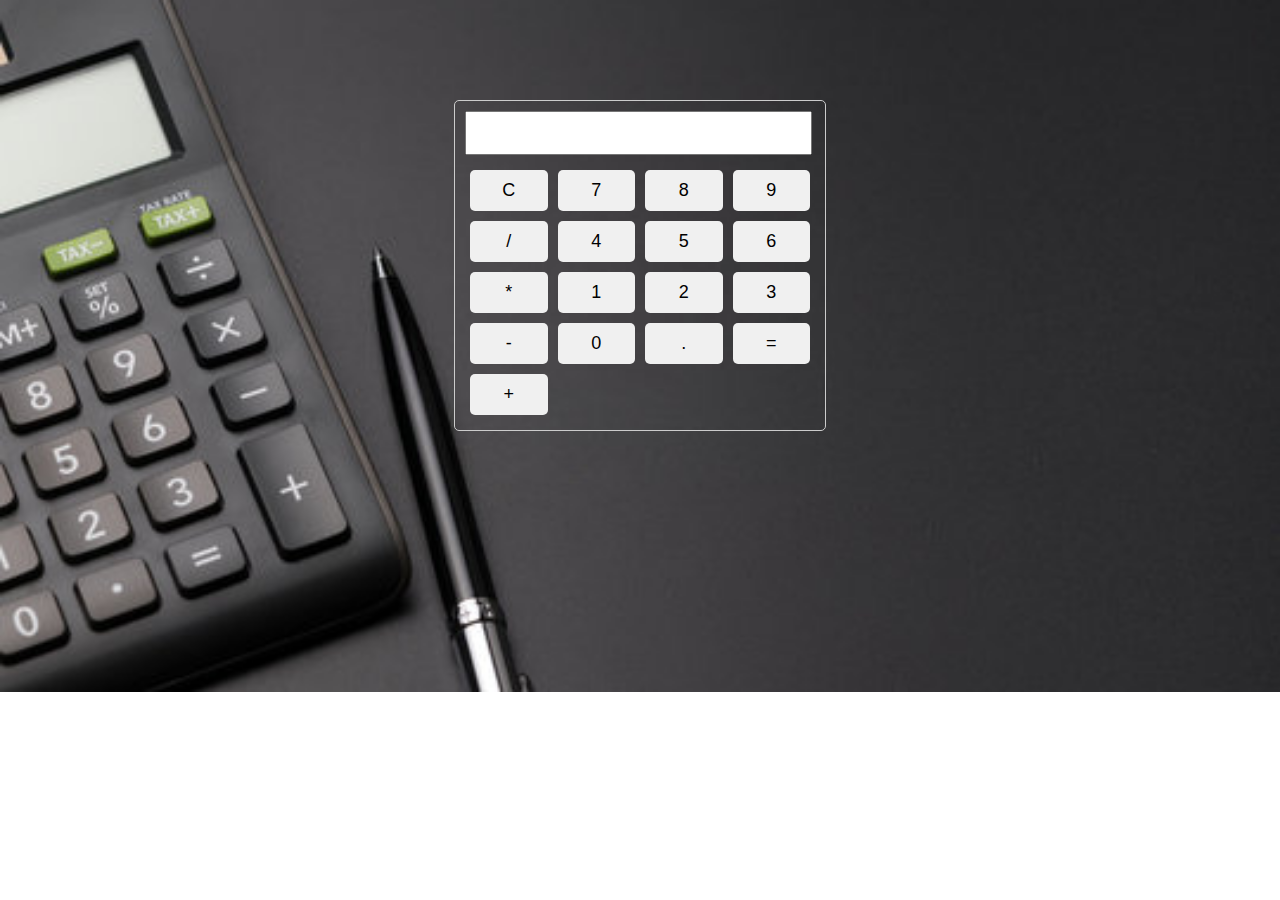
<file: Calculator/index.html>
<!DOCTYPE html>
<html lang="en">
<head>
  <meta charset="UTF-8">
  <meta name="viewport" content="width=device-width, initial-scale=1.0">
  <title>Calculator</title>
  <link rel="stylesheet" href="styles.css">
</head>
<body>
  <div class="calculator">
    <input type="text" id="display" class="display" readonly>
    <div class="buttons">
      <button onclick="clearDisplay()">C</button>
      <button onclick="appendNumber('7')">7</button>
      <button onclick="appendNumber('8')">8</button>
      <button onclick="appendNumber('9')">9</button>
      <button onclick="appendOperator('/')">/</button>
      <button onclick="appendNumber('4')">4</button>
      <button onclick="appendNumber('5')">5</button>
      <button onclick="appendNumber('6')">6</button>
      <button onclick="appendOperator('*')">*</button>
      <button onclick="appendNumber('1')">1</button>
      <button onclick="appendNumber('2')">2</button>
      <button onclick="appendNumber('3')">3</button>
      <button onclick="appendOperator('-')">-</button>
      <button onclick="appendNumber('0')">0</button>
      <button onclick="appendDecimal()">.</button>
      <button onclick="calculateResult()">=</button>
      <button onclick="appendOperator('+')">+</button>
    </div>
  </div>
  <script src="script.js"></script>
</body>
</html>
</file>
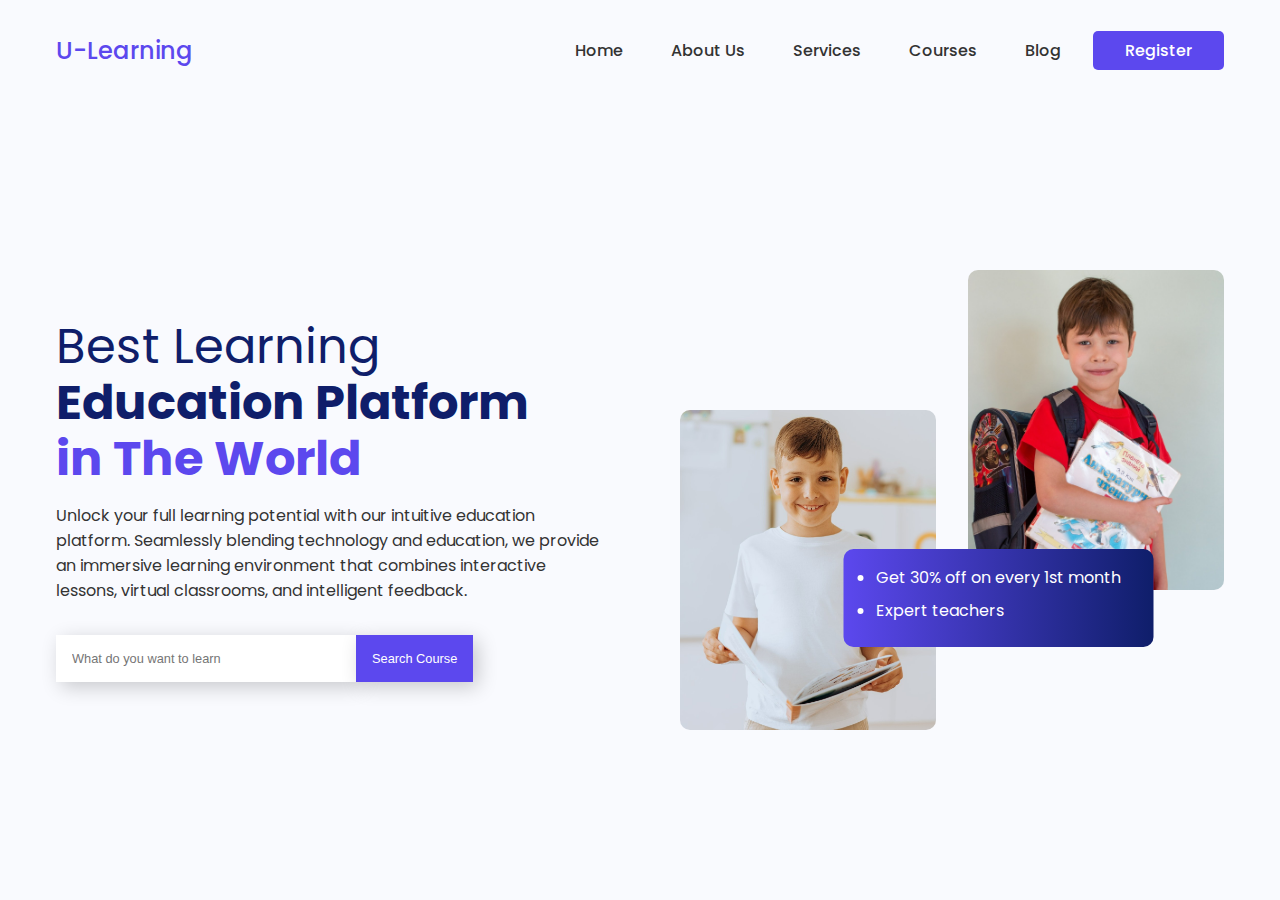
<file: LandingPage/index.html>
<!DOCTYPE html>
<html lang="en">
  <head>
    <meta charset="UTF-8" />
    <meta http-equiv="X-UA-Compatible" content="IE=edge" />
    <meta name="viewport" content="width=device-width, initial-scale=1.0" />
    <link rel="stylesheet" href="styles.css" />
    <title>Web Design Mastery | Learning Landing Page</title>
  </head>
  <body>
    <nav>
      <div class="nav__logo"><a href="#">U-Learning</a></div>
      <ul class="nav__links">
        <li class="link"><a href="#">Home</a></li>
        <li class="link"><a href="#">About Us</a></li>
        <li class="link"><a href="#">Services</a></li>
        <li class="link"><a href="#">Courses</a></li>
        <li class="link"><a href="#">Blog</a></li>
        <li class="link"><a href="#" class="nav__btn">Register</a></li>
      </ul>
    </nav>
    <section class="container">
      <div class="content__container">
        <h1>
          Best Learning<br />
          <span class="heading__1">Education Platform</span><br />
          <span class="heading__2">in The World</span>
        </h1>
        <p>
          Unlock your full learning potential with our intuitive education
          platform. Seamlessly blending technology and education, we provide an
          immersive learning environment that combines interactive lessons,
          virtual classrooms, and intelligent feedback.
        </p>
        <form>
          <input type="text" placeholder="What do you want to learn" />
          <button type="submit">Search Course</button>
        </form>
      </div>
      <div class="image__container">
        <img src="./assests/header-1.jpg" alt="header" />
        <img src="./assests/header-2.jpg" alt="header" />
        <div class="image__content">
          <ul>
            <li>Get 30% off on every 1st month</li>
            <li>Expert teachers</li>
          </ul>
        </div>
      </div>
    </section>
  </body>
</html>
</file>
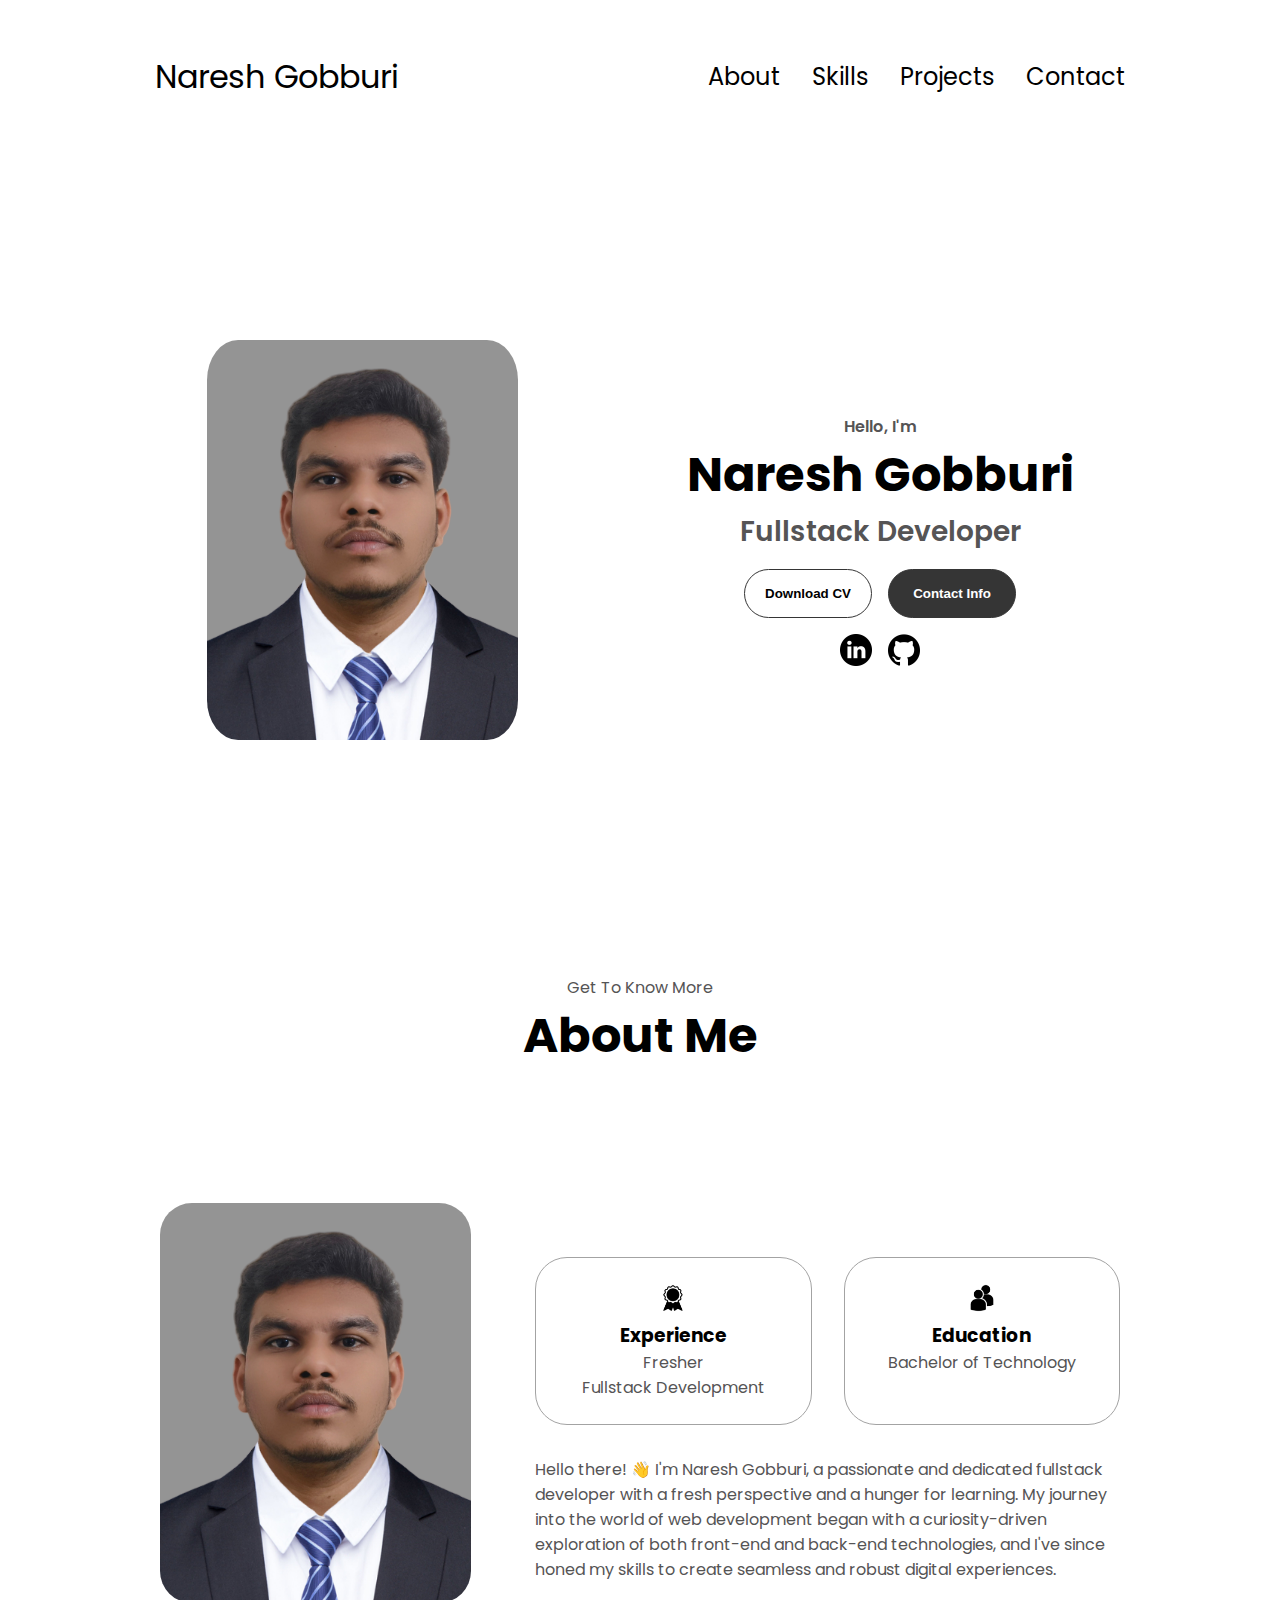
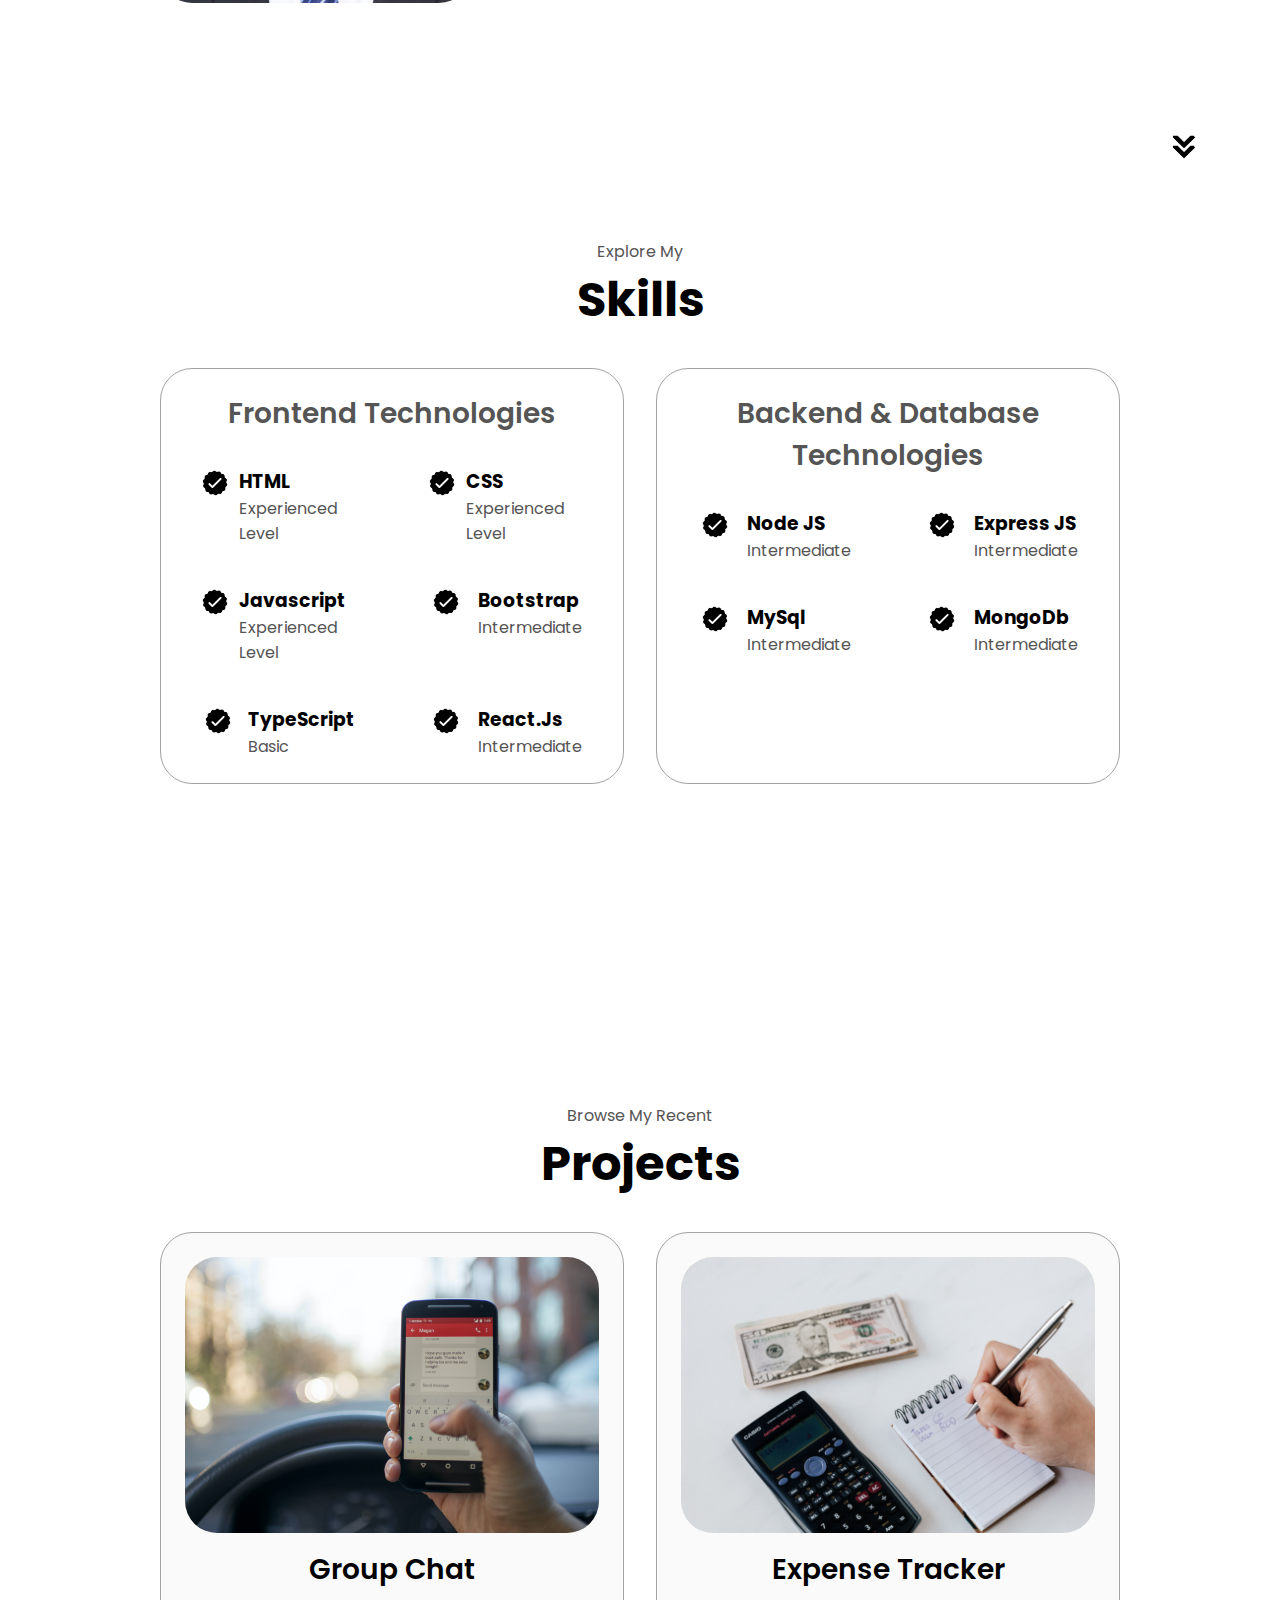
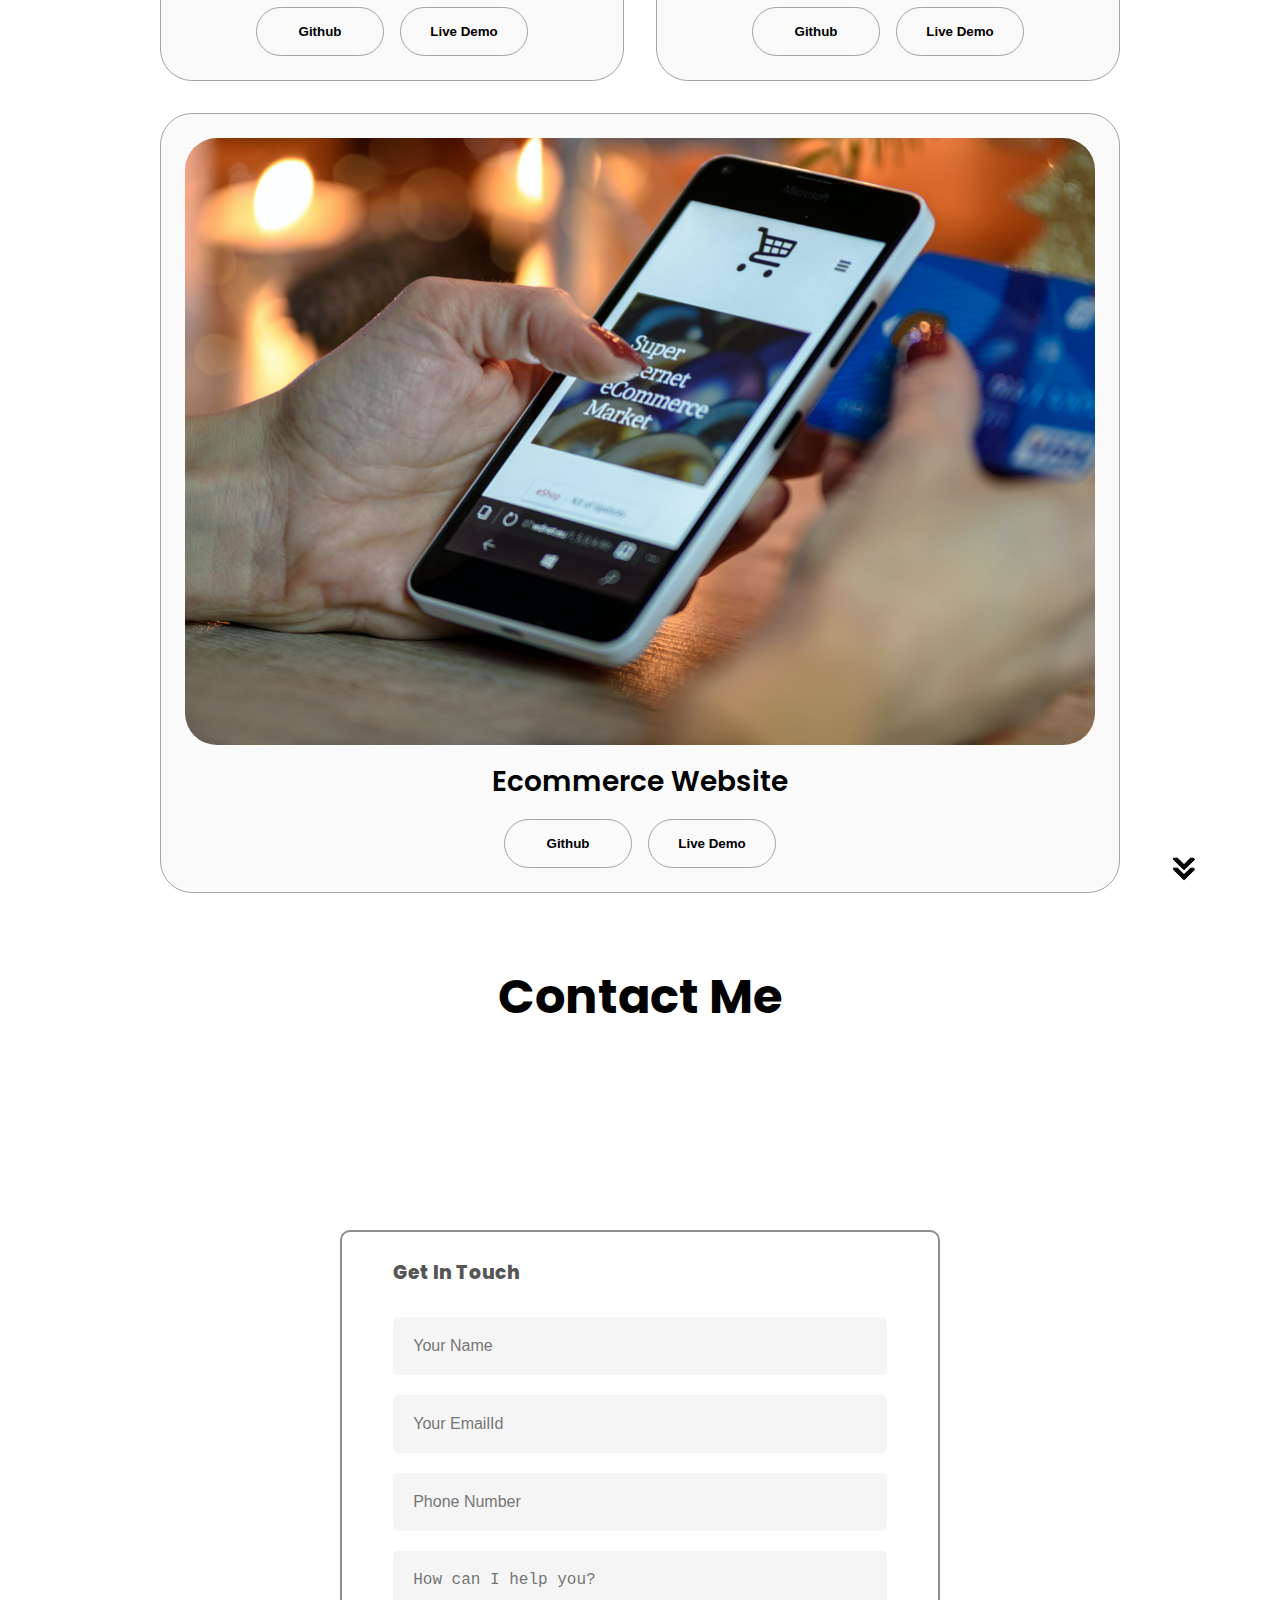
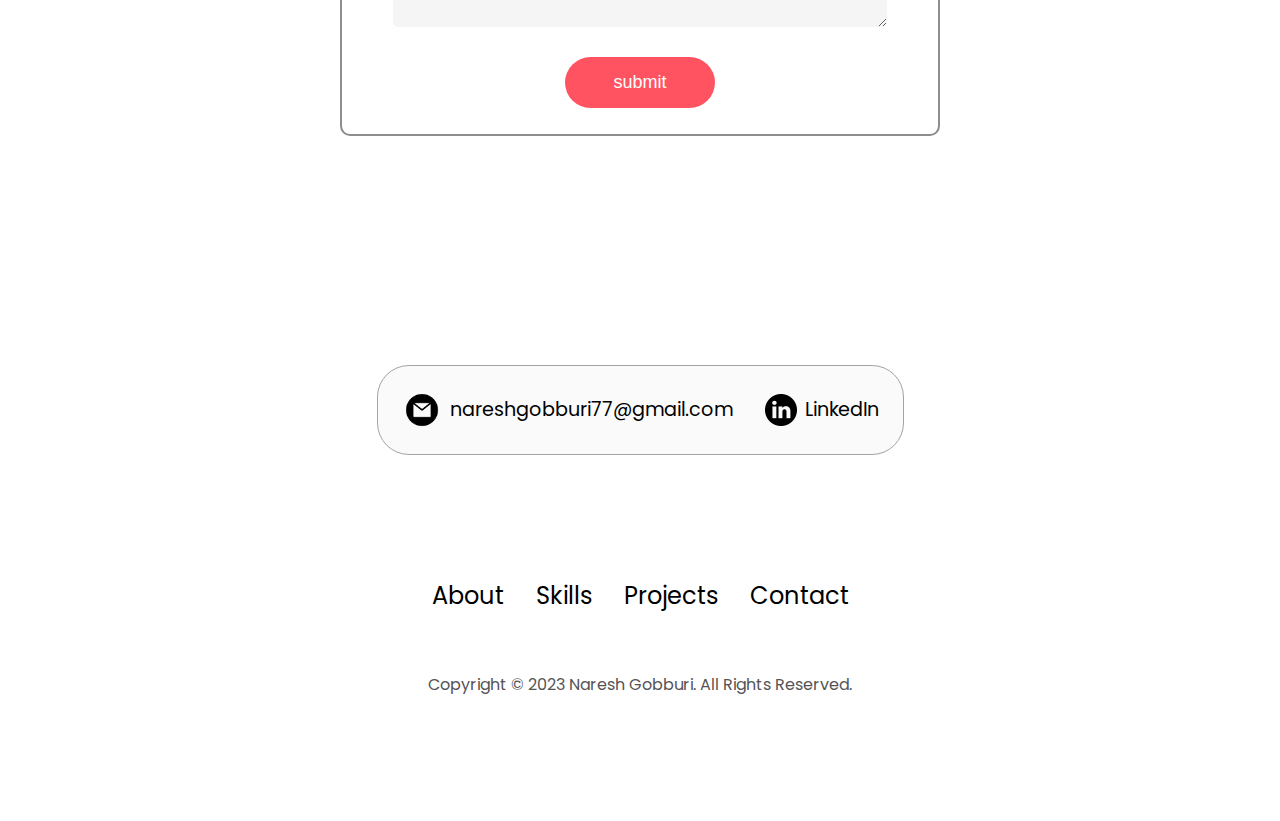
<file: Portfolio/index.html>
<!DOCTYPE html>
<html lang="en">
  <head>
    <meta charset="UTF-8" />
    <meta http-equiv="X-UA-Compatible" content="IE=edge" />
    <meta name="viewport" content="width=device-width, initial-scale=1.0" />
    <title>My Portfolio</title>
    <link rel="stylesheet" href="style/style.css" />
    <link rel="stylesheet" href="style/mediaqueries.css" />
  </head>
  <body>
    <nav id="desktop-nav">
      <div class="logo">Naresh Gobburi</div>
      <div>
        <ul class="nav-links">
          <li><a href="#about">About</a></li>
          <li><a href="#skills">Skills</a></li>
          <li><a href="#projects">Projects</a></li>
          <li><a href="#contact">Contact</a></li>
        </ul>
      </div>
    </nav>
    <nav id="hamburger-nav">
      <div class="logo">Naresh Gobburi</div>
      <div class="hamburger-menu">
        <div class="hamburger-icon" onclick="toggleMenu()">
          <span></span>
          <span></span>
          <span></span>
        </div>
        <div class="menu-links">
          <li><a href="#about" onclick="toggleMenu()">About</a></li>
          <li><a href="#skills" onclick="toggleMenu()">Skills</a></li>
          <li><a href="#projects" onclick="toggleMenu()">Projects</a></li>
          <li><a href="#contact" onclick="toggleMenu()">Contact</a></li>
        </div>
      </div>
    </nav>
    <section id="profile">
      <div class="section__pic-container">
        <img src="style/assets/profile bg2.png" alt="Naresh Gobburi profile picture" style="border-radius: 10%;"/>
      </div>
      <div class="section__text">
        <p class="section__text__p1">Hello, I'm</p>
        <h1 class="title">Naresh Gobburi</h1>
        <p class="section__text__p2">Fullstack Developer</p>
        <div class="btn-container">
          <button
            class="btn btn-color-2"
            onclick="window.open('style/assets/GOBBURI-NARESH.resume.pdf')"
          >
            Download CV
          </button>
          <button class="btn btn-color-1" onclick="location.href='#contact'">
            Contact Info
          </button>
        </div>
        <div id="socials-container">
          <img
            src="style/assets/linkedin.png"
            alt="My LinkedIn profile"
            class="icon"
            onclick="location.href='https://www.linkedin.com/in/naresh-gobburi/'"
          />
          <img
            src="style/assets/github.png"
            alt="My Github profile"
            class="icon"
            onclick="location.href='https://github.com/GobburiNaresh/'"
          />
        </div>
      </div>
    </section>
    <section id="about">
      <p class="section__text__p1">Get To Know More</p>
      <h1 class="title">About Me</h1>
      <div class="section-container">
        <div class="section__pic-container">
          <img
            src="style/assets/profile bg2.png"
            alt="Profile picture"
            class="about-pic"
          />
        </div>
        <div class="about-details-container">
          <div class="about-containers">
            <div class="details-container">
              <img
                src="style/assets/experience.png"
                alt="Experience icon"
                class="icon"
              />
              <h3>Experience</h3>
              <p>Fresher <br />Fullstack Development</p>
            </div>
            <div class="details-container">
              <img
                src="style/assets/education.png"
                alt="Education icon"
                class="icon"
              />
              <h3>Education</h3>
              <p>Bachelor of Technology</p>
            </div>
          </div>
          <div class="text-container">
            <p>
              Hello there! 👋 I'm Naresh Gobburi, a passionate and dedicated fullstack developer with a fresh perspective and a hunger for learning. My journey into the world of web development began with a curiosity-driven exploration of both front-end and back-end technologies, and I've since honed my skills to create seamless and robust digital experiences.
            </p>
          </div>
        </div>
      </div>
      <img
        src="style/assets/arrow.png"
        alt="Arrow icon"
        class="icon arrow"
        onclick="location.href='./#experience'"
      />
    </section>
    <section id="skills">
      <p class="section__text__p1">Explore My</p>
      <h1 class="title">Skills</h1>
      <div class="experience-details-container">
        <div class="about-containers">
          <div class="details-container">
            <h2 class="experience-sub-title">Frontend Technologies</h2>
            <div class="article-container">
              <article>
                <img
                  src="style/assets/checkmark.png"
                  alt="Experience icon"
                  class="icon"
                />
                <div>
                  <h3>HTML</h3>
                  <p>Experienced Level</p>
                </div>
              </article>
              <article>
                <img
                  src="style/assets/checkmark.png"
                  alt="Experience icon"
                  class="icon"
                />
                <div>
                  <h3>CSS</h3>
                  <p>Experienced Level</p>
                </div>
              </article>
              <article>
                <img
                  src="style/assets/checkmark.png"
                  alt="Experience icon"
                  class="icon"
                />
                <div>
                  <h3>Javascript</h3>
                  <p>Experienced Level</p>
                </div>
              </article>
              <article>
                <img
                  src="style/assets/checkmark.png"
                  alt="Experience icon"
                  class="icon"
                />
                <div>
                  <h3>Bootstrap</h3>
                  <p>Intermediate</p>
                </div>
              </article>
              <article>
                <img
                  src="style/assets/checkmark.png"
                  alt="Experience icon"
                  class="icon"
                />
                <div>
                  <h3>TypeScript</h3>
                  <p>Basic</p>
                </div>
              </article>
              <article>
                <img
                  src="style/assets/checkmark.png"
                  alt="Experience icon"
                  class="icon"
                />
                <div>
                  <h3>React.Js</h3>
                  <p>Intermediate</p>
                </div>
              </article>
            </div>
          </div>
          <div class="details-container">
            <h2 class="experience-sub-title">Backend & Database Technologies</h2>
            <div class="article-container">
              <article>
                <img
                  src="style/assets/checkmark.png"
                  alt="Experience icon"
                  class="icon"
                />
                <div>
                  <h3>Node JS</h3>
                  <p>Intermediate</p>
                </div>
              </article>
              <article>
                <img
                  src="style/assets/checkmark.png"
                  alt="Experience icon"
                  class="icon"
                />
                <div>
                  <h3>Express JS</h3>
                  <p>Intermediate</p>
                </div>
              </article>
              <article>
                <img
                  src="style/assets/checkmark.png"
                  alt="Experience icon"
                  class="icon"
                />
                <div>
                  <h3>MySql</h3>
                  <p>Intermediate</p>
                </div>
              </article>
              <article>
                <img
                  src="style/assets/checkmark.png"
                  alt="Experience icon"
                  class="icon"
                />
                <div>
                  <h3>MongoDb</h3>
                  <p>Intermediate</p>
                </div>
              </article>
            </div>
          </div>
        </div>
      </div>
      <img
        src="style/assets/arrow.png"
        alt="Arrow icon"
        class="icon arrow"
        onclick="location.href='./#projects'"
      />
    </section>
    <section id="projects">
      <p class="section__text__p1">Browse My Recent</p>
      <h1 class="title">Projects</h1>
      <div class="experience-details-container">
        <div class="about-containers">
          <div class="details-container color-container">
            <div class="article-container">
              <img
                src="style/assets/chat.jpg" style="height: 150%;"
                alt="Project 1"
                class="project-img"
              />
            </div>
            <h2 class="experience-sub-title project-title">Group Chat</h2>
            <div class="btn-container">
              <button
                class="btn btn-color-2 project-btn"
                onclick="location.href='https://github.com/GobburiNaresh/GROUPCHATAPP'"
              >
                Github
              </button>
              <button
                class="btn btn-color-2 project-btn"
                onclick="location.href='https://github.com/GobburiNaresh/GROUPCHATAPP'"
              >
                Live Demo
              </button>
            </div>
          </div>
          <div class="details-container color-container">
            <div class="article-container">
              <img
                src="style/assets/expense.jpg"
                alt="Project 2"
                class="project-img"
              />
            </div>
            <h2 class="experience-sub-title project-title">Expense Tracker</h2>
            <div class="btn-container">
              <button
                class="btn btn-color-2 project-btn"
                onclick="location.href='https://github.com/GobburiNaresh/ExpenseTracker'"
              >
                Github
              </button>
              <button
                class="btn btn-color-2 project-btn"
                onclick="location.href='https://github.com/GobburiNaresh/ExpenseTracker'"
              >
                Live Demo
              </button>
            </div>
          </div>
          <div class="details-container color-container">
            <div class="article-container">
              <img
                src="style/assets/ecommerce.jpg"
                alt="Project 3"
                class="project-img"
              />
            </div>
            <h2 class="experience-sub-title project-title">Ecommerce Website</h2>
            <div class="btn-container">
              <button
                class="btn btn-color-2 project-btn"
                onclick="location.href='https://github.com/GobburiNaresh/EcommerceWebsite'"
              >
                Github
              </button>
              <button
                class="btn btn-color-2 project-btn"
                onclick="location.href='https://github.com/GobburiNaresh/EcommerceWebsite'"
              >
                Live Demo
              </button>
            </div>
          </div>
        </div>
      </div>
      <img
        src="style/assets/arrow.png"
        alt="Arrow icon"
        class="icon arrow"
        onclick="location.href='./#contact'"
      />
    </section>
    <section id="contact">
      <!-- <p class="section__text__p1">Get in Touch</p> -->
      <h1 class="title">Contact Me</h1>
      <div class="contact-email">
        <form onsubmit="sendEmail(); reset(); return false;">
          <h3>Get In Touch</h3>
          <input type="text" id="name" name="name"placeholder="Your Name" required>
          <input type="email" id="email" name="email" placeholder="Your EmailId" required>
          <input type="tel" id="phone" name="phone" pattern="[0-9]{10}$" placeholder="Phone Number" required>
          <textarea id="message" name="message"placeholder="How can I help you?"></textarea>
          <button type="submit">submit</button>
        </form>
      </div>
      <div class="contact-info-upper-container">
        <div class="contact-info-container">
          <img
            src="style/assets/email.png"
            alt="Email icon"
            class="icon contact-icon email-icon"
          />
          <p><a href="mailto:nareshgobburi77@gmail.com">nareshgobburi77@gmail.com</a></p>
        </div>
        <div class="contact-info-container">
          <img
            src="style/assets/linkedin.png"
            alt="LinkedIn icon"
            class="icon contact-icon"
          />
          <p><a href="https://www.linkedin.com">LinkedIn</a></p>
        </div>
      </div>
    </section>
    <footer>
      <nav>
        <div class="nav-links-container">
          <ul class="nav-links">
            <li><a href="#about">About</a></li>
            <li><a href="#skills">Skills</a></li>
            <li><a href="#projects">Projects</a></li>
            <li><a href="#contact">Contact</a></li>
          </ul>
        </div>
      </nav>
      <p>Copyright &#169; 2023 Naresh Gobburi. All Rights Reserved.</p>
    </footer>
    <script src="script.js"></script>
    <script src="https://smtpjs.com/v3/smtp.js"></script>
    <script>
      function sendEmail(){
        Email.send({
        SecureToken : "d8958739-10ba-4488-b603-758192fe0600",
        To : 'rc4663128@gmail.com',
        From : 'rc4663128@gmail.com',
        Subject : 'New Contact Enquiry by ' + document.getElementById("name").value,
        Body :`
            <p>Thanks for your message!</p>
            <p>You have received a message from someone who wishes to contact you.</p>
            <p>To reach out, you can reply to this email (${document.getElementById("email").value}) or call them at ${document.getElementById("phone").value}.</p>
            <p>The message sent by them is:</p>
            <blockquote>${document.getElementById("message").value}</blockquote>`
        }).then(
        message => alert(message)
        );
      }
    </script>
  </body>
</html>
</file>
<file: Calculator/styles.css>
body {
    background-image: url('./assests/background-image.jpg');
    background-size: cover;
    background-repeat: no-repeat;
    background-position: center;
    margin: 0;
    padding: 0;
    font-family: Arial, sans-serif;
  }  

.calculator {
    width: 350px;
    margin: 100px auto;
    border: 1px solid #ccc;
    border-radius: 5px;
    padding: 10px;
  }
  
  .display {
    width: 95%;
    margin-bottom: 10px;
    padding: 5px;
    height: 30px;;
  }
  
  .buttons {
    display: grid;
    grid-template-columns: repeat(4, 1fr);
  }
  
  button {
    padding: 10px;
    margin: 5px;
    font-size: 18px;
    cursor: pointer;
    border: none;
    border-radius: 5px;
    background-color: #f0f0f0;
  }
  
  button:hover {
    background-color: #e0e0e0;
  }
</file>
<file: LandingPage/styles.css>
@import url("https://fonts.googleapis.com/css2?family=Poppins:wght@400;500;600;700&display=swap");

:root {
  --primary-color: #5c48ee;
  --primary-color-dark: #0f1e6a;
  --secondary-color: #f9fafe;
  --text-color: #333333;
  --white: #ffffff;
  --max-width: 1200px;
}

* {
  padding: 0;
  margin: 0;
  box-sizing: border-box;
}

body {
  font-family: "Poppins", sans-serif;
  background-color: var(--secondary-color);
}

nav {
  max-width: var(--max-width);
  margin: auto;
  padding: 1rem;
  height: 100px;
  display: flex;
  align-items: center;
  justify-content: space-between;
}

.nav__logo a {
  font-size: 1.5rem;
  font-weight: 500;
  color: var(--primary-color);
  text-decoration: none;
  transition: 0.3s;
}

.nav__links {
  list-style: none;
  display: flex;
  align-items: center;
  gap: 1rem;
}

.link a {
  padding: 0.5rem 1rem;
  font-size: 1rem;
  font-weight: 500;
  color: var(--text-color);
  text-decoration: none;
  transition: 0.3s;
}

.link a:hover {
  color: var(--primary-color);
}

.link .nav__btn {
  padding: 0.5rem 2rem;
  color: var(--white) !important;
  background-color: var(--primary-color);
  border-radius: 5px;
}

.link .nav__btn:hover {
  background-color: var(--primary-color-dark);
}

.container {
  max-width: var(--max-width);
  margin: auto;
  padding: 1rem;
  min-height: calc(100vh - 100px);
  display: grid;
  grid-template-columns: repeat(2, 1fr);
  gap: 5rem;
}

.content__container {
  display: flex;
  flex-direction: column;
  justify-content: center;
}

.content__container h1 {
  font-size: 3rem;
  font-weight: 400;
  line-height: 3.5rem;
  color: var(--primary-color-dark);
  margin-bottom: 1rem;
}

.heading__1 {
  font-weight: 700;
}

.heading__2 {
  font-weight: 700;
  color: var(--primary-color);
}

.content__container p {
  font-size: 1rem;
  color: var(--text-color);
  margin-bottom: 2rem;
}

.content__container form {
  display: flex;
  align-items: center;
}

.content__container input {
  width: 100%;
  max-width: 300px;
  padding: 1rem;
  font-size: 0.8rem;
  outline: none;
  border: none;
  box-shadow: 5px 5px 20px rgba(0, 0, 0, 0.2);
}

.content__container button {
  width: fit-content;
  padding: 1rem;
  font-size: 0.8rem;
  white-space: nowrap;
  background-color: var(--primary-color);
  color: var(--white);
  outline: none;
  border: none;
  box-shadow: 5px 5px 20px rgba(0, 0, 0, 0.2);
  transition: 0.3s;
  cursor: pointer;
}

.content__container button:hover {
  background-color: var(--primary-color-dark);
}

.image__container {
  position: relative;
  display: grid;
  grid-template-columns: repeat(2, 1fr);
  gap: 2rem;
  place-content: center;
}

.image__container img {
  width: 100%;
  max-width: 300px;
  margin: auto;
  border-radius: 10px;
}

.image__container img:nth-child(1) {
  transform: translateY(70px);
}

.image__container img:nth-child(2) {
  transform: translateY(-70px);
}

.image__content {
  position: absolute;
  width: 100%;
  max-width: 310px;
  left: 50%;
  top: 50%;
  transform: translate(-35%, 50%);
  background: linear-gradient(
    to right,
    var(--primary-color),
    var(--primary-color-dark)
  );
  color: var(--white);
  padding: 1rem 2rem;
  border-radius: 10px;
}

.image__content li {
  margin-bottom: 0.5rem;
}

@media (width < 900px) {
  .link a:not(.nav__btn) {
    display: none;
  }

  .container {
    grid-template-columns: repeat(1, 1fr);
  }

  .content__container {
    text-align: center;
  }

  .content__container form {
    margin-right: auto;
    margin-left: auto;
  }

  .image__container {
    grid-area: 1/1/2/2;
  }

  .image__container img {
    transform: translateY(0) !important;
  }
}
</file>
<file: Portfolio/style/style.css>
/* GENERAL */

@import url("https://fonts.googleapis.com/css2?family=Poppins:wght@300;400;500;600&display=swap");

* {
  margin: 0;
  padding: 0;
}

body {
  font-family: "Poppins", sans-serif;
}

html {
  scroll-behavior: smooth;
}

p {
  color: rgb(85, 84, 85);
}

/* TRANSITION */

a,
.btn {
  transition: all 300ms ease;
}

/* DESKTOP NAV */

nav,
.nav-links {
  display: flex;
}

nav {
  justify-content: space-around;
  align-items: center;
  height: 17vh;
}

.nav-links {
  gap: 2rem;
  list-style: none;
  font-size: 1.5rem;
}

a {
  color: black;
  text-decoration: none;
  text-decoration-color: white;
}

a:hover {
  color: grey;
  text-decoration: underline;
  text-underline-offset: 1rem;
  text-decoration-color: rgb(181, 181, 181);
}

.logo {
  font-size: 2rem;
}

.logo:hover {
  cursor: default;
}

/* HAMBURGER MENU */

#hamburger-nav {
  display: none;
}

.hamburger-menu {
  position: relative;
  display: inline-block;
}

.hamburger-icon {
  display: flex;
  flex-direction: column;
  justify-content: space-between;
  height: 24px;
  width: 30px;
  cursor: pointer;
}

.hamburger-icon span {
  width: 100%;
  height: 2px;
  background-color: black;
  transition: all 0.3 ease-in-out;
}

.menu-links {
  position: absolute;
  top: 100%;
  right: 0;
  background-color: white;
  width: fit-content;
  max-height: 0;
  overflow: hidden;
  transition: all 0.3 ease-in-out;
}

.menu-links a {
  display: block;
  padding: 10px;
  text-align: center;
  font-size: 1.5rem;
  color: black;
  text-decoration: none;
  transition: all 0.3 ease-in-out;
}

.menu-links li {
  list-style: none;
}

.menu-links.open {
  max-height: 300px;
}

.hamburger-icon.open span:first-child {
  transform: rotate(45deg) translate(10px, 5px);
}

.hamburger-icon.open span:nth-child(2) {
  opacity: 0;
}

.hamburger-icon.open span:last-child {
  transform: rotate(-45deg) translate(10px, -5px);
}

.hamburger-icon span:first-child {
  transform: none;
}

.hamburger-icon span:first-child {
  opacity: 1;
}

.hamburger-icon span:first-child {
  transform: none;
}

/* SECTIONS */

section {
  padding-top: 4vh;
  height: 96vh;
  margin: 0 10rem;
  box-sizing: border-box;
  min-height: fit-content;
}

.section-container {
  display: flex;
}

/* PROFILE SECTION */

#profile {
  display: flex;
  justify-content: center;
  gap: 5rem;
  height: 80vh;
  border:50%;
}

.section__pic-container {
  display: flex;
  height: 400px;
  width: 400px;
  margin: auto 0;
  
}

.section__text {
  align-self: center;
  text-align: center;
}

.section__text p {
  font-weight: 600;
}

.section__text__p1 {
  text-align: center;
}

.section__text__p2 {
  font-size: 1.75rem;
  margin-bottom: 1rem;
}

.title {
  font-size: 3rem;
  text-align: center;
}

#socials-container {
  display: flex;
  justify-content: center;
  margin-top: 1rem;
  gap: 1rem;
}

/* ICONS */

.icon {
  cursor: pointer;
  height: 2rem;
}

/* BUTTONS */

.btn-container {
  display: flex;
  justify-content: center;
  gap: 1rem;
}

.btn {
  font-weight: 600;
  transition: all 300ms ease;
  padding: 1rem;
  width: 8rem;
  border-radius: 2rem;
}

.btn-color-1,
.btn-color-2 {
  border: rgb(53, 53, 53) 0.1rem solid;
}

.btn-color-1:hover,
.btn-color-2:hover {
  cursor: pointer;
}

.btn-color-1,
.btn-color-2:hover {
  background: rgb(53, 53, 53);
  color: white;
}

.btn-color-1:hover {
  background: rgb(0, 0, 0);
}

.btn-color-2 {
  background: none;
}

.btn-color-2:hover {
  border: rgb(255, 255, 255) 0.1rem solid;
}

.btn-container {
  gap: 1rem;
}

/* ABOUT SECTION */

#about {
  position: relative;
}

.about-containers {
  gap: 2rem;
  margin-bottom: 2rem;
  margin-top: 2rem;
}

.about-details-container {
  justify-content: center;
  flex-direction: column;
}

.about-containers,
.about-details-container {
  display: flex;
}

.about-pic {
  border-radius: 2rem;
}

.arrow {
  position: absolute;
  right: -5rem;
  bottom: 2.5rem;
}

.details-container {
  padding: 1.5rem;
  flex: 1;
  background: white;
  border-radius: 2rem;
  border: rgb(53, 53, 53) 0.1rem solid;
  border-color: rgb(163, 163, 163);
  text-align: center;
}

.section-container {
  gap: 4rem;
  height: 80%;
}

.section__pic-container {
  height: 400px;
  width: 400px;
  margin: auto 0;
}

/* EXPERIENCE SECTION */

#experience {
  position: relative;
}

.experience-sub-title {
  color: rgb(85, 85, 85);
  font-weight: 600;
  font-size: 1.75rem;
  margin-bottom: 2rem;
}

.experience-details-container {
  display: flex;
  justify-content: center;
  flex-direction: column;
}

.article-container {
  display: flex;
  text-align: initial;
  flex-wrap: wrap;
  flex-direction: row;
  gap: 2.5rem;
  justify-content: space-around;
}

article {
  display: flex;
  width: 10rem;
  justify-content: space-around;
  gap: 0.5rem;
}

article .icon {
  cursor: default;
}

/* PROJECTS SECTION */

#projects {
  position: relative;
}

.color-container {
  border-color: rgb(163, 163, 163);
  background: rgb(250, 250, 250);
}

.project-img {
  border-radius: 2rem;
  width: 100%;
  height: 90%;
}

.project-title {
  margin: 1rem;
  color: black;
}

.project-btn {
  color: black;
  border-color: rgb(163, 163, 163);
}

/* CONTACT */

#contact {
  display: flex;
  justify-content: center;
  flex-direction: column;
  /* height: 70vh; */
  align-items: center;
}

.contact-info-upper-container {
  display: flex;
  justify-content: center;
  border-radius: 2rem;
  border: rgb(53, 53, 53) 0.1rem solid;
  border-color: rgb(163, 163, 163);
  background: rgb(250, 250, 250);
  margin: 2rem auto;
  padding: 0.5rem;
}

.contact-info-container {
  display: flex;
  align-items: center;
  justify-content: center;
  gap: 0.5rem;
  margin: 1rem;
}

.contact-info-container p {
  font-size: larger;
}

.contact-icon {
  cursor: default;
}

.email-icon {
  height: 2.5rem;
}

/* FOOTER SECTION */

footer {
  height: 30vh;
  margin: 2rem 1rem;
}

footer p {
  text-align: center;
}


/*  contact   */
.contact-email{
  width:100%;
  height:100vh;
  display: flex;
  align-items: center;
  justify-content: center;
}

form{
  background:#fff;
  display: flex;
  flex-direction: column;
  padding:2vw 4vw;
  width: 90%;
  max-width: 600px;
  border: 2px solid #8f8c8c;
  box-sizing: border-box;
  border-radius: 10px;
}
form h3{
  color: #555;
  font-weight: 800;
  margin-bottom: 20px;
}

form input, form textarea{
  border:0;
  margin: 10px 0;
  padding: 20px;
  outline: none;
  background: #f5f5f5;
  font-size: 16px;
  border-radius: 5px;
  
}

form Button{
  padding: 15px;
  background: #ff5361;
  color: #fff;
  font-size: 18px;
  border: 0;
  outline: none;
  cursor: pointer;
  width: 150px;
  margin: 20px auto 0;
  border-radius: 30px;
}
</file>
<file: Portfolio/style/mediaqueries.css>
@media screen and (max-width: 1400px) {
  #profile {
    height: 82vh;
    margin-bottom: 3rem;
  }
  .about-containers {
    flex-wrap: wrap;
  }
  #contact,
  #projects {
    height: fit-content;
  }
}

@media screen and (max-width: 1200px) {
  #desktop-nav {
    display: none;
  }
  #hamburger-nav {
    display: flex;
  }
  #experience,
  .experience-details-container {
    margin-top: 2rem;
  }
  #profile,
  .section-container {
    display: block;
  }
  .arrow {
    display: none;
  }
  section,
  .section-container {
    height: fit-content;
  }
  section {
    margin: 0 5%;
  }
  .section__pic-container {
    width: 275px;
    height: 275px;
    margin: 0 auto 2rem;
  }
  .about-containers {
    margin-top: 0;
  }
}

@media screen and (max-width: 700px) {
  #contact,
  footer {
    height: 80vh;
    margin-bottom: 0;
  }
  #profile {
    height: 83vh;
    margin-bottom: 0;
  }
  article {
    font-size: 1rem;
  }
  footer nav {
    height: fit-content;
    margin-bottom: 1rem;
  }
  .about-containers{
    flex-wrap: wrap;
  }
  .contact-info-upper-container{
    flex-wrap: wrap;
  }
  .btn-container {
    flex-wrap: wrap;
  }
  .contact-info-container {
    margin: 0;
  }
  .contact-info-container p,
  .nav-links li a {
    font-size: 1rem;
  }
  .experience-sub-title {
    font-size: 1.25rem;
  }
  .logo {
    font-size: 1.5rem;
  }
  .nav-links-container {
    margin-top: 1rem;
  }
  .nav-links {
    flex-direction: column;
    gap: 0.5rem;
    text-align: center;
  }
  .section__pic-container {
    width: auto;
    height: 46vw;
    justify-content: center;
  }
  .section__text__p2 {
    font-size: 1rem;
  }
  .title {
    font-size: 2rem;
  }
  .text-container {
    text-align: justify;
  }
}
</file>
